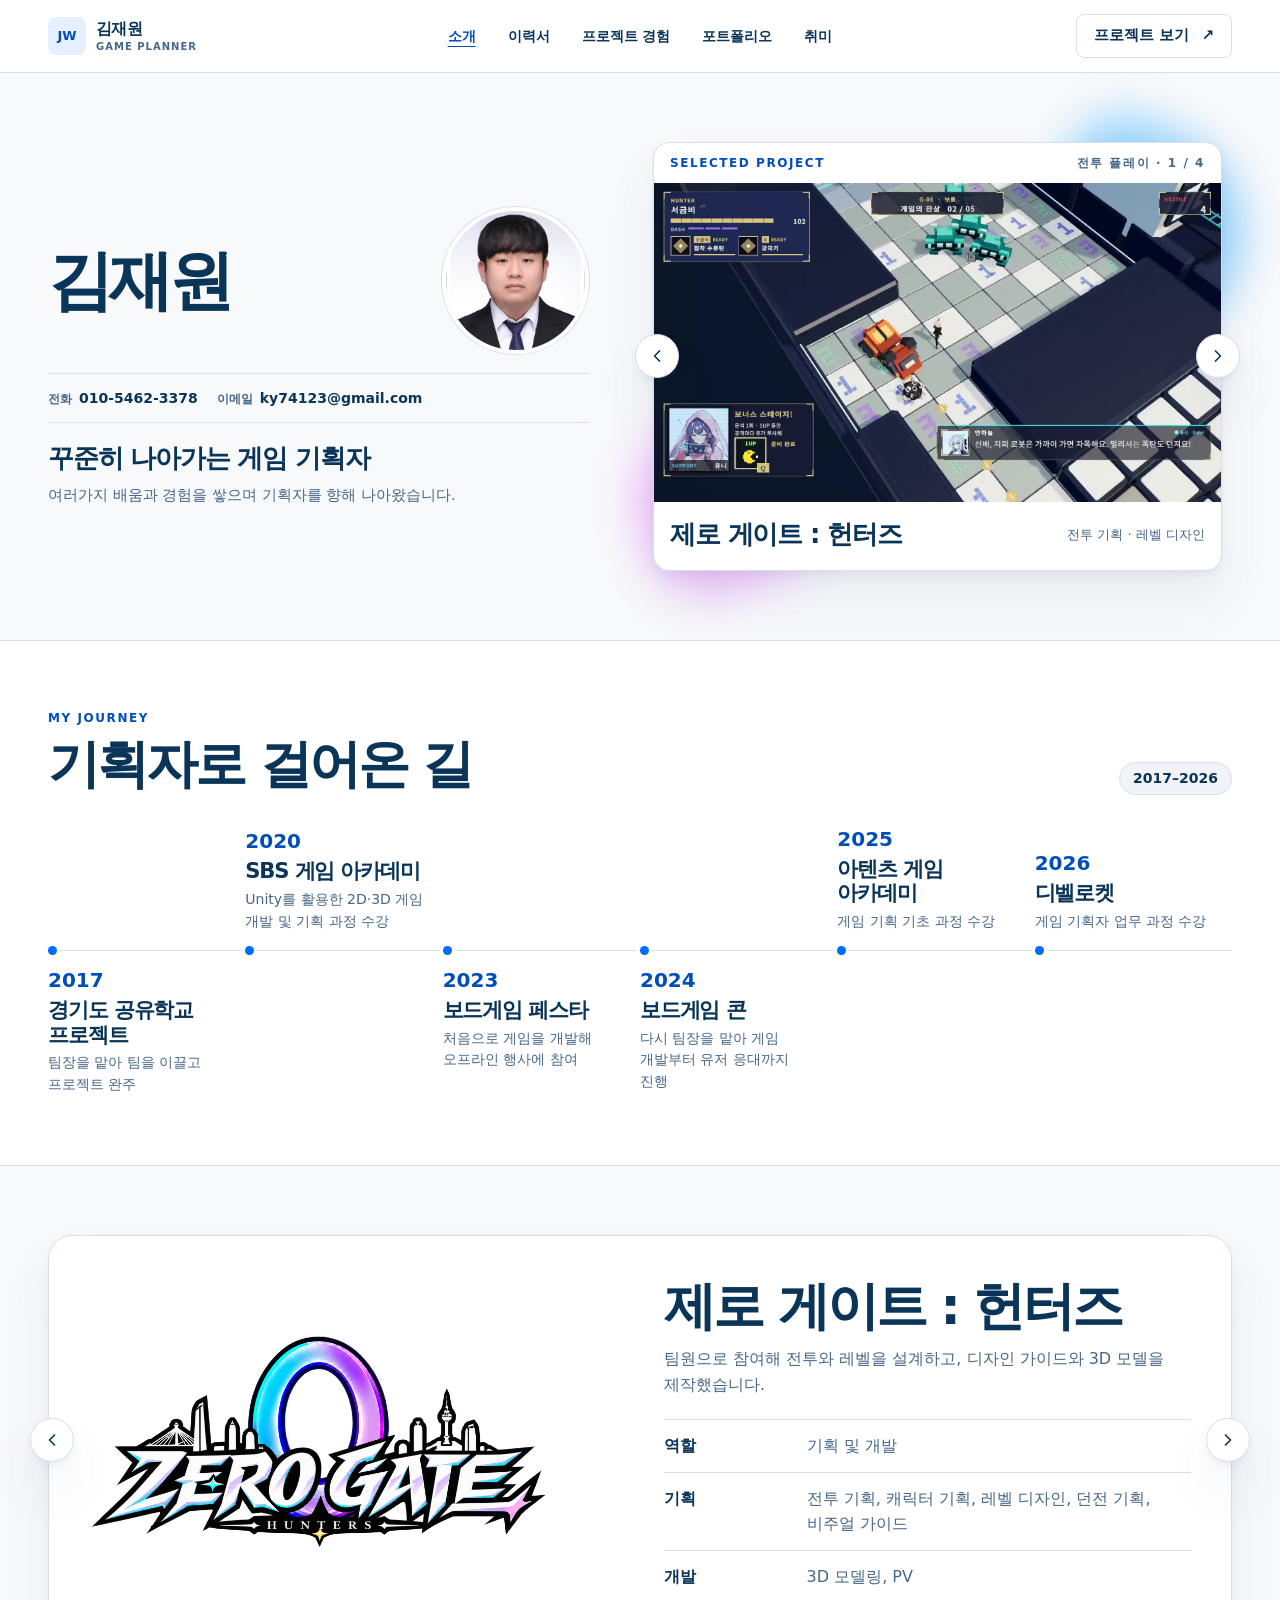
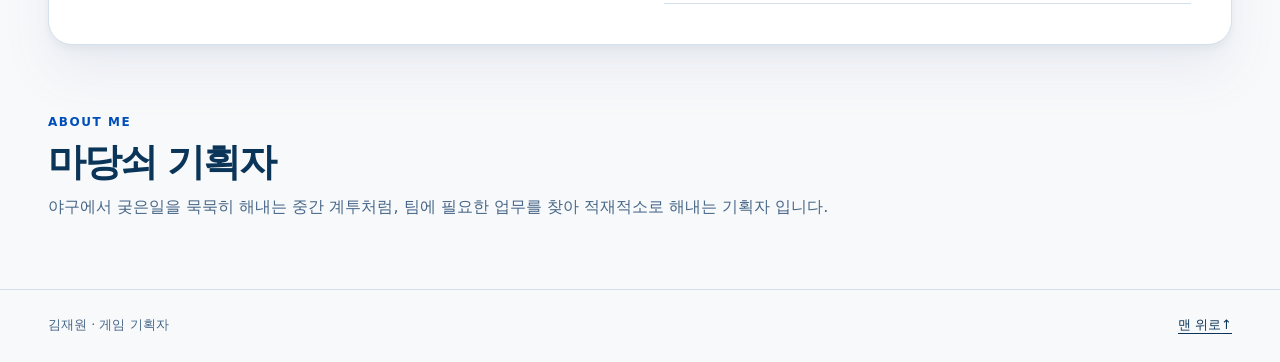
<file: index.html>
<!doctype html>
<html lang="ko">
<head>
  <meta charset="utf-8">
  <meta name="viewport" content="width=device-width, initial-scale=1">
  <meta name="description" content="게임 기획자 김재원의 프로젝트, 기획자로 걸어온 연혁, 제로 게이트 : 헌터즈 작업을 소개합니다.">
  <title>김재원 · 게임 기획자 포트폴리오</title>
  <link rel="stylesheet" href="site-theme.css?v=2">
  <style>
    main { overflow-x: clip; }

    .hero { display: grid; grid-template-columns: minmax(0, 1fr) minmax(0, 1.07fr); align-items: center; gap: clamp(22px, 5vw, 72px); padding-block: var(--section); }
    .hero-copy { display: grid; justify-items: start; gap: 19px; }
    .hero-identity { width: 100%; display: flex; align-items: center; justify-content: space-between; gap: 14px; }
    .hero-name { color: var(--navy); font-size: clamp(40px, 5.1vw, 69px); line-height: 1; font-weight: 790; letter-spacing: -.07em; }
    .hero-portrait { display: block; flex: none; width: clamp(96px, 11.5vw, 160px); aspect-ratio: 1; object-fit: cover; object-position: center 30%; border: 4px solid var(--paper); border-radius: 50%; background: var(--badge); box-shadow: 0 0 0 1px var(--hairline); }
    .hero-contacts { display: flex; flex-wrap: wrap; gap: 5px 19px; width: 100%; margin: 0; padding-block: 13px; border-block: 1px solid var(--hairline); }
    .hero-contacts > div { display: flex; align-items: baseline; gap: 2px 7px; }
    .hero-contacts dt { color: var(--slate); font-size: 12px; font-weight: 700; }
    .hero-contacts dd { margin: 0; color: var(--navy); font-size: 14px; font-weight: 675; font-variant-numeric: tabular-nums; }
    .hero-contacts a { text-decoration: none; }
    .hero-contacts a:hover, .hero-contacts a:focus-visible { text-decoration: underline; text-underline-offset: 3px; }
    .hero-message { display: grid; gap: 7px; }
    .hero-message h2 { font-size: clamp(20px, 2vw, 28px); line-height: 1.3; letter-spacing: -.045em; }
    .hero-message p { max-width: 36em; font-size: clamp(14px, 1.15vw, 16px); }
    .hero-visual { position: relative; isolation: isolate; margin: 0 10px 0 0; }
    .hero-visual::before, .hero-visual::after { content: ''; position: absolute; z-index: -1; filter: blur(22px); opacity: .39; pointer-events: none; }
    .hero-visual::before { left: -18px; bottom: -11px; width: 38%; height: 42%; border-radius: 53% 47% 63% 37%; background: var(--pink); transform: rotate(-17deg); }
    .hero-visual::after { right: -22px; top: -15px; width: 35%; height: 49%; border-radius: 35% 65% 58% 42%; background: var(--cyan); transform: rotate(22deg); }
    .preview-frame, .case-frame { overflow: hidden; border: 1px solid var(--hairline); border-radius: 16px; background: var(--paper); box-shadow: var(--elevation); }
    .project-track { display: grid; grid-auto-flow: column; grid-auto-columns: 100%; transform: translateX(calc(-100% * var(--project-index, 0))); transition: transform 260ms ease; }
    .preview { display: flex; flex-direction: column; min-width: 0; }
    .preview-label { display: flex; justify-content: space-between; flex-wrap: wrap; gap: 4px 12px; padding: 12px 16px; }
    .preview-label span:last-child { color: var(--slate); }
    .preview img { aspect-ratio: 16 / 9; object-fit: cover; background: var(--pebble); }
    .preview img.project-image-contained { object-fit: contain; background: #181410; }
    .preview figcaption { display: flex; flex: 1; align-items: center; justify-content: space-between; flex-wrap: wrap; gap: 4px 16px; padding: 12px 16px 14px; }
    .preview figcaption strong { font-size: clamp(18px, 2.05vw, 26px); letter-spacing: -.045em; }
    .preview figcaption span { color: var(--slate); font-size: 13px; }
    .project-arrow { position: absolute; z-index: 1; top: 50%; display: grid; place-items: center; width: 44px; height: 44px; padding: 0; transform: translateY(-50%); border: 1px solid var(--hairline); border-radius: 50%; background: var(--paper); color: var(--navy); box-shadow: var(--elevation); cursor: pointer; }
    .project-arrow[hidden] { display: none; }
    .project-arrow:hover { border-color: var(--blue); color: var(--cobalt); }
    .project-arrow-prev { left: -18px; }
    .project-arrow-next { right: -18px; }
    .project-status { position: absolute; width: 1px; height: 1px; overflow: hidden; clip-path: inset(50%); white-space: nowrap; }

    .history { padding-block: var(--section); border-block: 1px solid var(--hairline); background: var(--paper); }
    .history-heading { display: flex; flex-wrap: wrap; align-items: end; justify-content: space-between; gap: 16px; }
    .history-heading h2 { margin-top: 8px; }
    .range { display: inline-flex; align-items: center; min-height: 32px; padding: 4px 13px; border: 1px solid var(--hairline); border-radius: 999px; background: var(--pebble); font-size: 14px; font-weight: 740; font-variant-numeric: tabular-nums; }
    .milestones { position: relative; display: grid; grid-template-columns: repeat(6, minmax(0, 1fr)); grid-template-rows: auto 16px auto; grid-auto-flow: column; margin: 32px 0 0; padding: 0; list-style: none; }
    .milestones::before { content: ''; position: absolute; grid-area: 2 / 1 / 3 / -1; inset: calc(50% - .5px) 0 auto 4px; height: 1px; background: var(--hairline); }
    .milestones li { display: grid; grid-row: 1 / -1; grid-template-rows: subgrid; min-width: 0; padding-inline-end: clamp(8px, 1.45vw, 18px); }
    .milestones li::before { content: ''; z-index: 1; grid-row: 2; align-self: center; width: 9px; height: 9px; border-radius: 50%; background: var(--blue); box-shadow: 0 0 0 3px var(--paper); }
    .milestone-copy { display: grid; grid-row: 3; align-self: start; gap: 6px; padding-top: 10px; }
    .milestone-above .milestone-copy { grid-row: 1; align-self: end; padding: 0 0 10px; }
    .milestones time { color: var(--cobalt); font-size: 20px; line-height: 1.2; font-weight: 760; font-variant-numeric: tabular-nums; }
    .milestones h3 { margin-bottom: 5px; font-size: clamp(17px, 1.65vw, 24px); }
    .milestones p { max-width: 17em; font-size: 14px; line-height: 1.55; }

    .case-section { position: relative; isolation: isolate; padding-block: var(--section); }
    .case-frame { border-radius: 24px; }
    .case-panel { display: grid; grid-template-columns: minmax(0, 1fr) minmax(0, 1fr); align-content: start; align-items: start; gap: 24px clamp(18px, 4vw, 48px); padding: clamp(20px, 3.3vw, 40px); }
    .case-media { display: grid; align-self: center; justify-items: start; gap: 12px; }
    .case-logo { width: min(100%, 460px); }
    .case-copy { display: grid; gap: 10px; }
    .responsibilities { margin: 12px 0 0; border-top: 1px solid var(--hairline); }
    .responsibilities > div { display: grid; grid-template-columns: minmax(64px, .35fr) minmax(0, 1fr); align-items: baseline; gap: 8px; padding: 13px 0; border-bottom: 1px solid var(--hairline); }
    .responsibilities dt { font-weight: 760; }
    .responsibilities dd { margin: 0; color: var(--slate); }
    .story { display: grid; gap: 10px; padding-bottom: var(--section); }
    .story h2 { font-size: clamp(25px, 3vw, 38px); }
    .site-foot { border-top: 1px solid var(--hairline); }
    .footer-inner { display: flex; justify-content: space-between; align-items: center; flex-wrap: wrap; gap: 6px 16px; min-height: 72px; padding-block: 8px; font-size: 13px; }
    .footer-inner a { display: inline-flex; align-items: center; min-height: 44px; text-underline-offset: 4px; }

    @media (max-width: 899px) {
      .milestones { grid-template-columns: 1fr; grid-template-rows: none; grid-auto-flow: row; gap: 16px; margin-top: 24px; }
      .milestones::before { grid-area: auto; inset: 9px auto 0 calc(50% - .5px); width: 1px; height: auto; }
      .milestones li { grid-row: auto; grid-template-columns: minmax(0, 1fr) 24px minmax(0, 1fr); grid-template-rows: auto; padding: 0; }
      .milestones li::before { grid-area: 1 / 2; justify-self: center; align-self: start; margin-top: 6px; }
      .milestone-copy { grid-area: 1 / 3; padding: 0; }
      .milestone-above .milestone-copy { grid-area: 1 / 1; align-self: start; padding: 0; text-align: right; }
      .milestones time { font-size: 17px; }
      .milestones h3 { margin-bottom: 3px; font-size: 17px; }
      .milestones p { max-width: none; }
    }

    @media (max-width: 760px) {
      .hero { grid-template-columns: 1fr; }
      .hero-visual { width: min(100% - 8px, 560px); }
      .hero-visual::after { right: -12px; }
      .project-arrow-prev { left: -8px; }
      .project-arrow-next { right: -8px; }
      .case-panel { grid-template-columns: 1fr; }
    }

    @media (max-width: 380px) {
      .preview-label, .preview figcaption { padding-inline: 11px; }
    }

    @media (prefers-reduced-motion: reduce) {
      html { scroll-behavior: auto; }
      .project-track { transition: none; }
    }
  </style>
</head>
<body>
  <a class="skip" href="#intro">본문 바로가기</a>
  <header class="site-head">
    <div class="wrap header-inner">
      <a class="site-brand" href="#intro" aria-label="김재원 포트폴리오 첫 화면">
        <span class="site-brand-mark" aria-hidden="true">JW</span>
        <span><strong>김재원</strong><small>GAME PLANNER</small></span>
      </a>
      <nav aria-label="주요 메뉴">
        <a href="#intro" aria-current="page">소개</a>
        <a href="page.html?section=resume">이력서</a>
        <a href="page.html?section=experience">프로젝트 경험</a>
        <a href="page.html?section=portfolio">포트폴리오</a>
        <a href="page.html?section=hobby">취미</a>
      </nav>
      <a class="site-button site-button-secondary" href="#zero-gate">프로젝트 보기 <span aria-hidden="true">↗</span></a>
    </div>
  </header>

  <main>
    <section id="intro" class="hero wrap" aria-labelledby="intro-title">
      <div class="hero-copy">
        <div class="hero-identity">
          <h1 class="hero-name" id="intro-title">김재원</h1>
          <img class="hero-portrait" src="assets/KakaoTalk_20260911_125731636.jpg" alt="김재원 이력서 사진">
        </div>
        <dl class="hero-contacts">
          <div><dt>전화</dt><dd><a href="tel:010-5462-3378">010-5462-3378</a></dd></div>
          <div><dt>이메일</dt><dd><a href="mailto:ky74123@gmail.com">ky74123@gmail.com</a></dd></div>
        </dl>
        <div class="hero-message">
          <h2>꾸준히 나아가는 게임 기획자</h2>
          <p>여러가지 배움과 경험을 쌓으며 기획자를 향해 나아왔습니다.</p>
        </div>
      </div>
      <div class="hero-visual" data-project-carousel role="group" aria-label="대표 프로젝트 미리보기">
        <div class="preview-frame">
          <div class="project-track" id="project-previews">
            <figure class="preview">
              <div class="preview-label kicker"><span>SELECTED PROJECT</span><span>전투 플레이 · 1 / 4</span></div>
              <img src="assets/zerogate-hero-poster.webp" width="1600" height="900" alt="제로 게이트 : 헌터즈의 격자형 전투 구역에서 캐릭터가 로봇과 마주한 실제 플레이 화면">
              <figcaption><strong data-project-title>제로 게이트 : 헌터즈</strong><span>전투 기획 · 레벨 디자인</span></figcaption>
            </figure>
            <figure class="preview" aria-hidden="true" inert>
              <div class="preview-label kicker"><span>SELECTED PROJECT</span><span>전투 플레이 · 2 / 4</span></div>
              <img src="assets/comstock-gameplay.png" width="1323" height="746" alt="컴스톡에서 캐릭터가 여러 몬스터를 상대하는 전투 플레이 화면">
              <figcaption><strong data-project-title>컴스톡</strong><span>전투 기획 · 컨텐츠 세부 기획</span></figcaption>
            </figure>
            <figure class="preview" aria-hidden="true" inert>
              <div class="preview-label kicker"><span>SELECTED PROJECT</span><span>채굴 플레이 · 3 / 4</span></div>
              <img src="assets/minestock-gameplay.png" width="941" height="531" alt="마인스톡의 골드 채굴과 장비 상점 화면">
              <figcaption><strong data-project-title>마인스톡</strong><span>컨셉 기획, 시스템 개발</span></figcaption>
            </figure>
            <figure class="preview" aria-hidden="true" inert>
              <div class="preview-label kicker"><span>SELECTED PROJECT</span><span>추리 플레이 · 4 / 4</span></div>
              <img class="project-image-contained" src="assets/imitation-game-gameplay.png" width="1238" height="756" alt="이미테이션 게임의 플레이 화면으로, 내 신분과 심문 기록, 상대 정보가 나란히 표시되어 있습니다.">
              <figcaption><strong data-project-title>이미테이션 게임</strong><span>컨셉 · 컨텐츠 · 시스템 기획, 개발, QA</span></figcaption>
            </figure>
          </div>
        </div>
        <button class="project-arrow project-arrow-prev" type="button" data-project-direction="-1" aria-label="이전 프로젝트" aria-controls="project-previews" hidden>
          <svg width="20" height="20" viewBox="0 0 24 24" fill="none" stroke="currentColor" stroke-width="2" stroke-linecap="round" stroke-linejoin="round" aria-hidden="true"><path d="m15 6-6 6 6 6"/></svg>
        </button>
        <button class="project-arrow project-arrow-next" type="button" data-project-direction="1" aria-label="다음 프로젝트" aria-controls="project-previews" hidden>
          <svg width="20" height="20" viewBox="0 0 24 24" fill="none" stroke="currentColor" stroke-width="2" stroke-linecap="round" stroke-linejoin="round" aria-hidden="true"><path d="m9 6 6 6-6 6"/></svg>
        </button>
        <span class="project-status" role="status"></span>
      </div>
    </section>

    <section class="history" id="history" aria-labelledby="history-title">
      <div class="wrap">
        <div class="history-heading">
          <div><div class="kicker">MY JOURNEY</div><h2 id="history-title">기획자로 걸어온 길</h2></div>
          <span class="range">2017–2026</span>
        </div>
        <ol class="milestones">
          <li><div class="milestone-copy"><time datetime="2017">2017</time><div><h3>경기도 공유학교 프로젝트</h3><p>팀장을 맡아 팀을 이끌고 프로젝트 완주</p></div></div></li>
          <li class="milestone-above"><div class="milestone-copy"><time datetime="2020">2020</time><div><h3>SBS 게임 아카데미</h3><p>Unity를 활용한 2D·3D 게임 개발 및 기획 과정 수강</p></div></div></li>
          <li><div class="milestone-copy"><time datetime="2023">2023</time><div><h3>보드게임 페스타</h3><p>처음으로 게임을 개발해 오프라인 행사에 참여</p></div></div></li>
          <li><div class="milestone-copy"><time datetime="2024">2024</time><div><h3>보드게임 콘</h3><p>다시 팀장을 맡아 게임 개발부터 유저 응대까지 진행</p></div></div></li>
          <li class="milestone-above"><div class="milestone-copy"><time datetime="2025">2025</time><div><h3>아텐츠 게임 아카데미</h3><p>게임 기획 기초 과정 수강</p></div></div></li>
          <li class="milestone-above"><div class="milestone-copy"><time datetime="2026">2026</time><div><h3>디벨로켓</h3><p>게임 기획자 업무 과정 수강</p></div></div></li>
        </ol>
      </div>
    </section>

    <section class="case-section wrap" id="zero-gate" data-project-carousel aria-label="대표 프로젝트 상세">
      <div class="case-frame">
        <div class="project-track" id="project-details">
          <article class="case-panel">
            <div class="case-media">
              <img class="case-logo" src="assets/zerogate-hunters-logo.png" width="1808" height="870" alt="제로 게이트 : 헌터즈 로고" loading="lazy" decoding="async">
            </div>
            <div class="case-copy">
              <h2 id="case-title" data-project-title>제로 게이트 : 헌터즈</h2>
              <p>팀원으로 참여해 전투와 레벨을 설계하고, 디자인 가이드와 3D 모델을 제작했습니다.</p>
              <dl class="responsibilities">
                <div><dt>역할</dt><dd>기획 및 개발</dd></div>
                <div><dt>기획</dt><dd>전투 기획, 캐릭터 기획, 레벨 디자인, 던전 기획, 비주얼 가이드</dd></div>
                <div><dt>개발</dt><dd>3D 모델링, PV</dd></div>
              </dl>
            </div>
          </article>
          <article class="case-panel" aria-hidden="true" inert>
            <div class="case-media">
              <img class="case-logo" src="assets/comstock-logo.png" width="2115" height="643" alt="컴스톡 로고" loading="lazy" decoding="async">
            </div>
            <div class="case-copy">
              <h2 data-project-title>컴스톡</h2>
              <p>팀원으로 참여해 전투와 세부 컨텐츠를 기획하고 유니티를 사용해 버티컬 슬라이스 개발과 PV제작을 담당하였습니다.</p>
              <dl class="responsibilities">
                <div><dt>역할</dt><dd>기획 및 개발</dd></div>
                <div><dt>기획</dt><dd>전투 기획, 컨텐츠 세부 기획</dd></div>
                <div><dt>개발</dt><dd>버티컬 슬라이스 제작, PV, 마케팅 영상</dd></div>
              </dl>
            </div>
          </article>
          <article class="case-panel" aria-hidden="true" inert>
            <div class="case-media">
              <img class="case-logo" src="assets/minestock-logo.png" width="1536" height="1024" alt="마인스톡 로고" loading="lazy" decoding="async">
            </div>
            <div class="case-copy">
              <h2 data-project-title>마인스톡</h2>
              <p>팀원으로 참여해 메인 컨셉을 기획하고 밸런스, 시스템을 담당하고 전반적인 개발 업무를 수행했습니다.</p>
              <dl class="responsibilities">
                <div><dt>역할</dt><dd>기획 및 개발</dd></div>
                <div><dt>기획</dt><dd>컨셉 기획, 밸런스 기획, 시스템 기획</dd></div>
                <div><dt>개발</dt><dd>게임의 전체 개발</dd></div>
              </dl>
            </div>
          </article>
          <article class="case-panel" aria-hidden="true" inert>
            <div class="case-media">
              <img class="case-logo" src="assets/imitation-game-logo.png" width="1774" height="887" alt="이미테이션 게임 로고" loading="lazy" decoding="async">
            </div>
            <div class="case-copy">
              <h2 data-project-title>이미테이션 게임</h2>
              <p>팀장으로 참여해 팀원들을 이끌며 게임의 컨셉, 루프, 밸런스, 시스템 등 총괄적인 기획과 실물 개발, 대회 당일 손님 응대를 담당했습니다.</p>
              <dl class="responsibilities">
                <div><dt>역할</dt><dd>팀장 - 기획, 개발, 응대</dd></div>
                <div><dt>기획</dt><dd>컨셉 기획, 시나리오 기획, 밸런스 기획, 콘텐츠 기획, 시스템 기획</dd></div>
                <div><dt>개발</dt><dd>게임 전체 개발</dd></div>
              </dl>
            </div>
          </article>
        </div>
      </div>
      <button class="project-arrow project-arrow-prev" type="button" data-project-direction="-1" aria-label="이전 프로젝트 상세" aria-controls="project-details" hidden>
        <svg width="20" height="20" viewBox="0 0 24 24" fill="none" stroke="currentColor" stroke-width="2" stroke-linecap="round" stroke-linejoin="round" aria-hidden="true"><path d="m15 6-6 6 6 6"/></svg>
      </button>
      <button class="project-arrow project-arrow-next" type="button" data-project-direction="1" aria-label="다음 프로젝트 상세" aria-controls="project-details" hidden>
        <svg width="20" height="20" viewBox="0 0 24 24" fill="none" stroke="currentColor" stroke-width="2" stroke-linecap="round" stroke-linejoin="round" aria-hidden="true"><path d="m9 6 6 6-6 6"/></svg>
      </button>
      <span class="project-status" role="status"></span>
    </section>

    <section class="story wrap" id="story" aria-labelledby="story-title">
      <div class="kicker">ABOUT ME</div>
      <h2 id="story-title">마당쇠 기획자</h2>
      <p>야구에서 궂은일을 묵묵히 해내는 중간 계투처럼, 팀에 필요한 업무를 찾아 적재적소로 해내는 기획자 입니다.</p>
    </section>
  </main>

  <footer class="site-foot"><div class="wrap footer-inner"><p>김재원 · 게임 기획자</p><a href="#intro">맨 위로 <span aria-hidden="true">↑</span></a></div></footer>
  <script>
    document.querySelectorAll('[data-project-carousel]').forEach(carousel => {
      const track = carousel.querySelector('.project-track');
      const slides = [...track.children];
      const status = carousel.querySelector('.project-status');
      let active = 0;

      const move = direction => {
        active = (active + direction + slides.length) % slides.length;
        track.style.setProperty('--project-index', active);
        slides.forEach((slide, index) => {
          slide.inert = index !== active;
          slide.setAttribute('aria-hidden', String(slide.inert));
        });
        status.textContent = `${slides[active].querySelector('[data-project-title]').textContent}, ${active + 1} / ${slides.length}`;
      };

      carousel.querySelectorAll('[data-project-direction]').forEach(button => {
        button.addEventListener('click', () => move(Number(button.dataset.projectDirection)));
        button.hidden = false;
      });
      carousel.addEventListener('keydown', event => {
        if (!event.target.closest('[data-project-direction]') || event.altKey || event.ctrlKey || event.metaKey || !['ArrowLeft', 'ArrowRight'].includes(event.key)) return;
        event.preventDefault();
        move(event.key === 'ArrowRight' ? 1 : -1);
      });
    });
  </script>
</body>
</html>
</file>
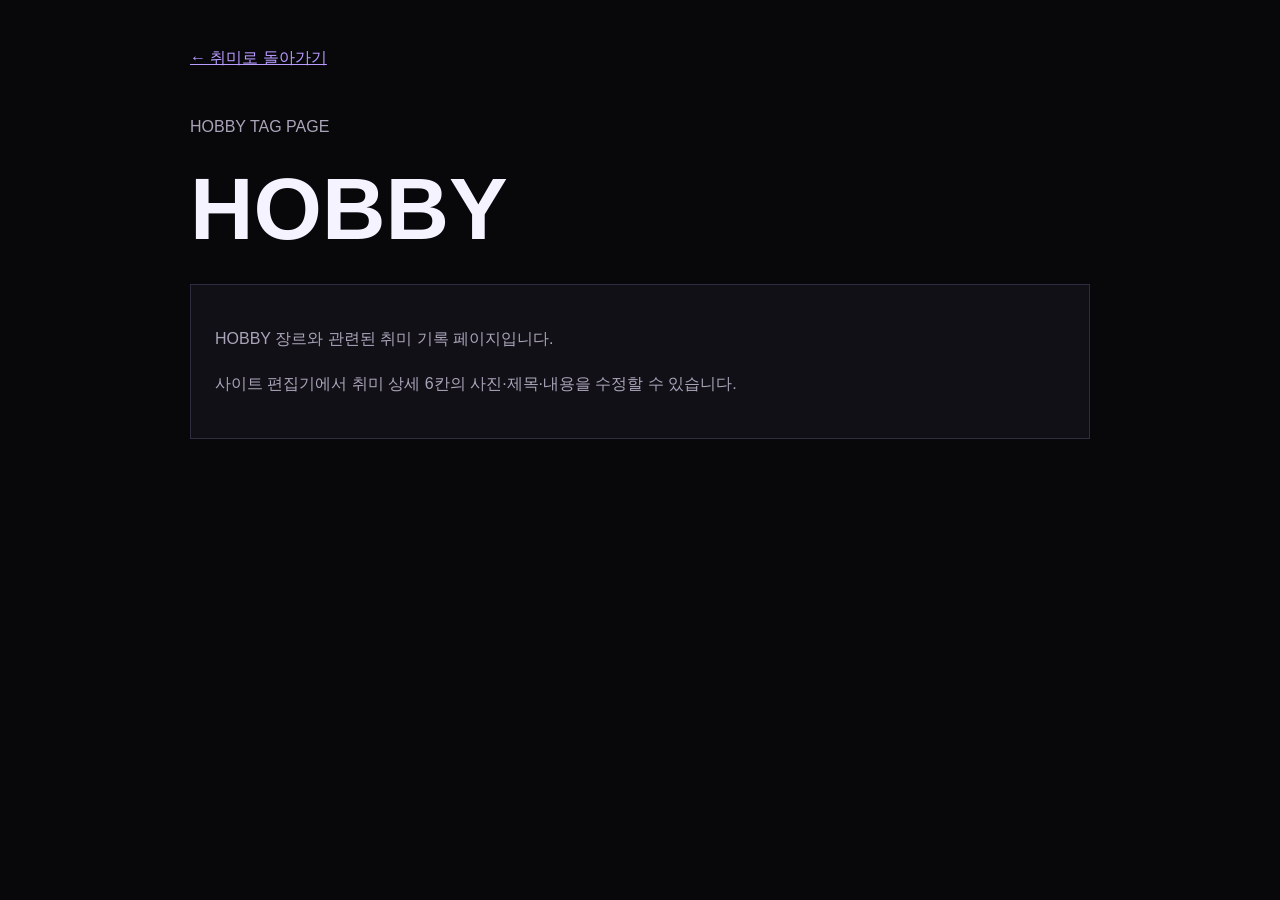
<file: tag.html>
<!doctype html>
<html lang="ko"><head><meta charset="utf-8"><meta name="viewport" content="width=device-width,initial-scale=1"><title>취미 태그</title><style>body{margin:0;background:#08080b;color:#f5f3ff;font-family:Arial,sans-serif;padding:48px 7vw}main{max-width:900px;margin:auto}a{color:#b89cff}h1{font-size:clamp(42px,8vw,88px);margin:12px 0 24px}p{color:#aaa4b9;line-height:1.8}.back{display:inline-block;margin-bottom:28px}.tag-note{border:1px solid #302b40;padding:24px;background:#111017}</style></head><body><main><a class="back" href="index.html#hobby">← 취미로 돌아가기</a><p>HOBBY TAG PAGE</p><h1 id="title">태그</h1><div class="tag-note"><p id="desc">이 태그의 취미 기록을 모아보는 페이지입니다.</p><p>사이트 편집기에서 취미 상세 6칸의 사진·제목·내용을 수정할 수 있습니다.</p></div></main><script>const names={RPG:"RPG",STRATEGY:"STRATEGY",ADVENTURE:"ADVENTURE",INDIE:"INDIE"};const tag=new URLSearchParams(location.search).get("tag")||"HOBBY";document.title=tag+" · 취미";document.getElementById("title").textContent=names[tag]||tag;document.getElementById("desc").textContent=(names[tag]||tag)+" 장르와 관련된 취미 기록 페이지입니다.";</script></body></html>
</file>
<file: site-theme.css>
:root {
  color-scheme: light;
  --navy: #0b3558;
  --blue: #006bff;
  --slate: #476788;
  --cloud: #f8f9fb;
  --paper: #fff;
  --pebble: #f0f3f8;
  --hairline: #d4e0ed;
  --cobalt: #004eba;
  --badge: #e6f0ff;
  --pink: #e55cff;
  --cyan: #0099ff;
  --elevation: 0 4px 5px rgba(71, 103, 136, .04), 0 8px 15px rgba(71, 103, 136, .03), 0 30px 50px rgba(71, 103, 136, .08);
  --page-width: 1200px;
  --inset: clamp(20px, 4vw, 48px);
  --section: clamp(40px, 5.4vw, 72px);
}

*, *::before, *::after { box-sizing: border-box; }
html { scroll-behavior: smooth; }
body {
  margin: 0;
  background: var(--cloud);
  color: var(--navy);
  font: 400 16px/1.6 Manrope, Pretendard, 'Apple SD Gothic Neo', 'Malgun Gothic', system-ui, sans-serif;
  word-break: keep-all;
  overflow-wrap: anywhere;
}
h1, h2, h3, p, figure { margin: 0; }
h1, h2, h3 { line-height: 1.16; font-weight: 750; letter-spacing: -.055em; }
h2 { font-size: clamp(30px, 4.25vw, 52px); }
p { color: var(--slate); }
a { color: inherit; }
img { display: block; width: 100%; height: auto; }
:focus-visible { outline: 2px solid var(--blue); outline-offset: 4px; }
[id] { scroll-margin-top: 95px; }
.wrap { width: min(var(--page-width), calc(100% - 2 * var(--inset))); margin-inline: auto; }
.kicker { color: var(--cobalt); font-size: 12px; line-height: 1.35; font-weight: 760; letter-spacing: .13em; }
.skip { position: absolute; z-index: 3; left: var(--inset); top: 12px; padding: 8px 12px; transform: translateY(-150%); background: var(--paper); }
.skip:focus { transform: none; }

.site-head { position: sticky; z-index: 2; top: 0; border-bottom: 1px solid var(--hairline); background: var(--paper); }
.header-inner { min-height: 72px; display: grid; grid-template-columns: 1fr auto 1fr; align-items: center; gap: 16px; }
.site-brand { display: flex; align-items: center; gap: 10px; width: fit-content; text-decoration: none; }
.site-brand-mark { display: grid; place-items: center; width: 38px; height: 38px; border-radius: 8px; background: var(--badge); color: var(--cobalt); font-size: 13px; font-weight: 800; }
.site-brand strong { display: block; font-size: 16px; line-height: 1.25; letter-spacing: -.035em; }
.site-brand small { display: block; margin-top: 2px; color: var(--slate); font-size: 10px; line-height: 1.15; letter-spacing: .10em; font-weight: 700; }
.header-inner nav { display: flex; flex-wrap: wrap; align-items: center; justify-content: center; gap: clamp(8px, 2vw, 24px); }
.header-inner nav a { display: inline-flex; align-items: center; min-height: 44px; padding-inline: 4px; font-size: 14px; font-weight: 690; text-decoration: none; }
.header-inner nav a:hover, .header-inner nav a[aria-current='page'] { color: var(--cobalt); text-decoration: underline; text-underline-offset: 5px; }
.site-button { display: inline-flex; align-items: center; justify-content: center; gap: 12px; width: fit-content; min-height: 48px; padding: 10px 17px; border: 1px solid transparent; border-radius: 8px; font-size: 15px; font-weight: 720; line-height: 1.45; text-decoration: none; }
.site-button-secondary { justify-self: end; min-height: 44px; border-color: var(--hairline); background: var(--paper); }
.site-button-secondary:hover { border-color: var(--slate); background: var(--pebble); }

@media (max-width: 760px) {
  .header-inner { grid-template-columns: minmax(0, 1fr); gap: 0; padding-top: 8px; }
  .header-inner nav { justify-content: flex-start; gap: 4px 12px; }
  .header-inner .site-button-secondary { display: none; }
}

@media (max-width: 380px) {
  .header-inner nav { gap: 4px; }
  .header-inner nav a { font-size: 12px; }
  .site-brand { gap: 7px; }
  .site-brand-mark { width: 31px; height: 31px; }
  .site-brand small { display: none; }
}
</file>
